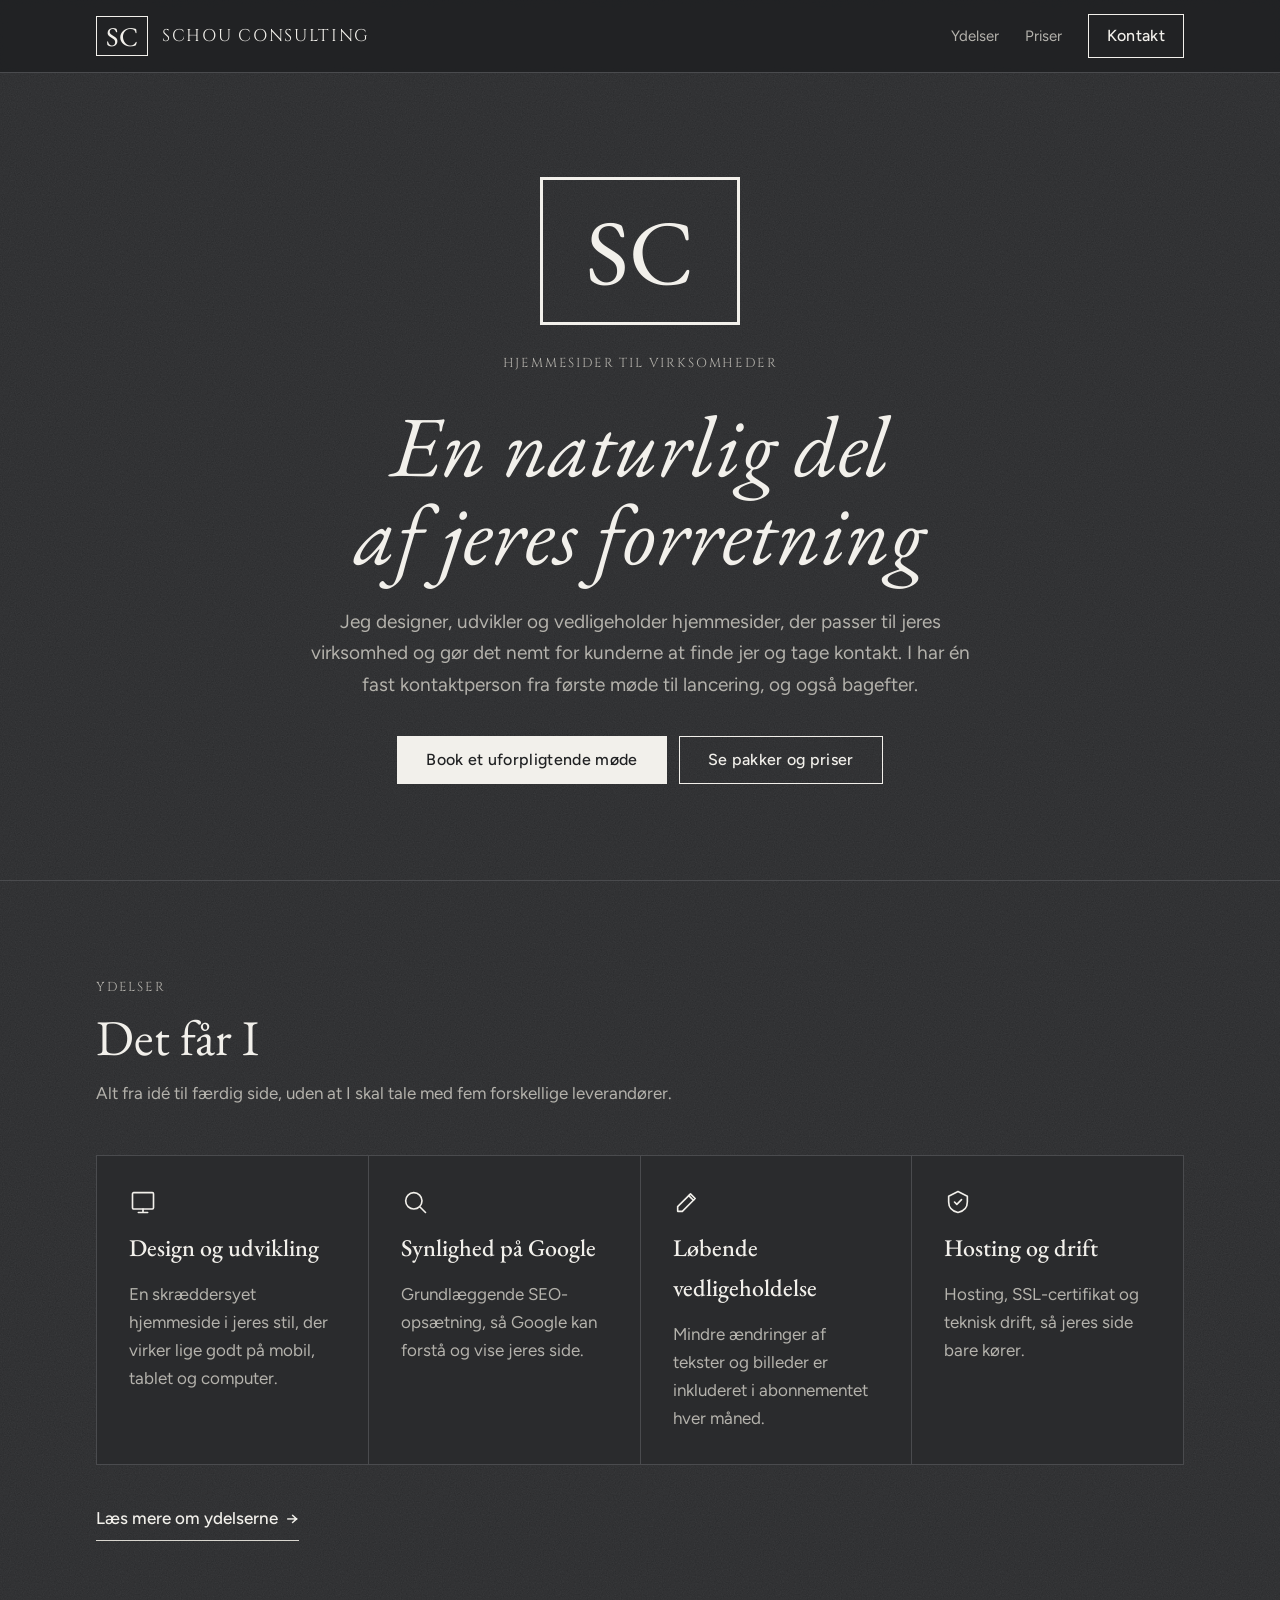
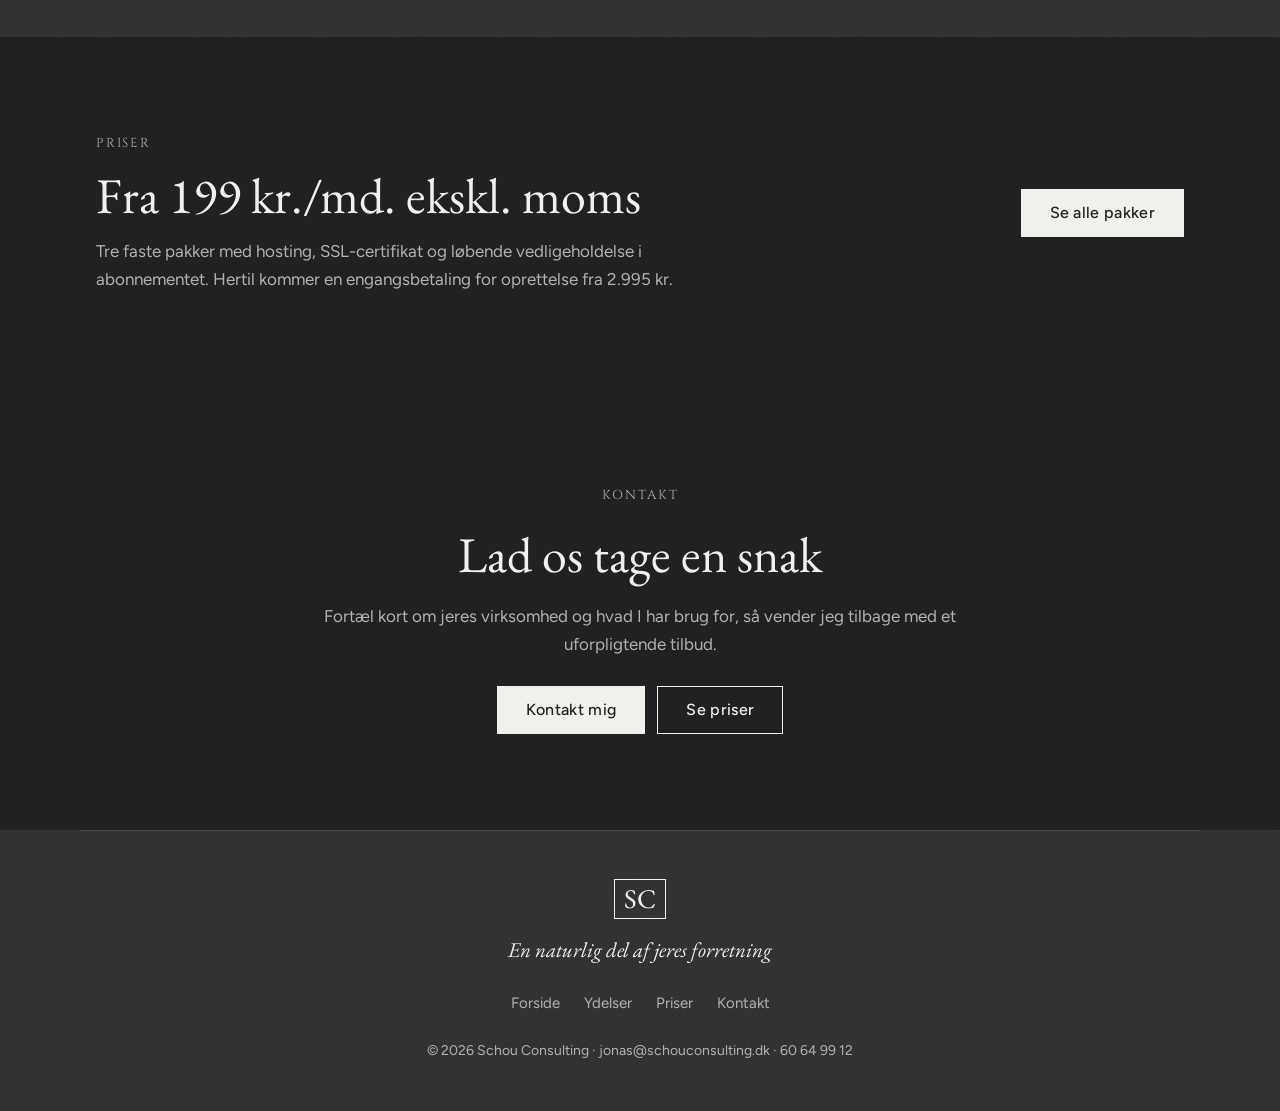
<file: index.html>
<!doctype html>
<html lang="da">
<head>
<meta charset="utf-8">
<meta name="viewport" content="width=device-width, initial-scale=1, viewport-fit=cover">
<title>Schou Consulting – Hjemmesider til virksomheder</title>
<meta name="description" content="Schou Consulting designer, udvikler og vedligeholder professionelle hjemmesider til virksomheder. Faste priser inkl. hosting, SSL og løbende vedligeholdelse.">
<link rel="canonical" href="https://www.schouconsulting.dk/">
<meta property="og:type" content="website">
<meta property="og:locale" content="da_DK">
<meta property="og:site_name" content="Schou Consulting">
<meta property="og:title" content="Schou Consulting – Hjemmesider til virksomheder">
<meta property="og:description" content="Schou Consulting designer, udvikler og vedligeholder professionelle hjemmesider til virksomheder. Faste priser inkl. hosting, SSL og løbende vedligeholdelse.">
<meta property="og:url" content="https://www.schouconsulting.dk/">
<meta name="theme-color" content="#202123">
<link rel="icon" href="data:image/svg+xml,%3Csvg xmlns='http://www.w3.org/2000/svg' viewBox='0 0 64 64'%3E%3Crect width='64' height='64' fill='%23202123'/%3E%3Crect x='6' y='12' width='52' height='40' fill='none' stroke='%23F2F0EB' stroke-width='3'/%3E%3Ctext x='32' y='42' font-family='Georgia,serif' font-size='26' fill='%23F2F0EB' text-anchor='middle'%3ESC%3C/text%3E%3C/svg%3E">
<link rel="preconnect" href="https://fonts.googleapis.com">
<link rel="stylesheet" href="https://fonts.googleapis.com/css2?family=Cinzel:wght@400;500&family=EB+Garamond:ital,wght@0,400;0,500;1,400&family=Figtree:wght@400;500;600&display=swap">
<link rel="stylesheet" href="/styles.css">
<script type="application/ld+json">
{"@context":"https://schema.org","@type":"ProfessionalService","name":"Schou Consulting","url":"https://www.schouconsulting.dk/","description":"Design, udvikling og vedligeholdelse af hjemmesider til virksomheder.","telephone":"+45 60 64 99 12","email":"jonas@schouconsulting.dk","founder":{"@type":"Person","name":"Jonas Schou van der Weiden"},"areaServed":"DK","slogan":"En naturlig del af jeres forretning"}
</script>
</head>
<body>
<header>
  <div class="wrap">
    <a class="logo" href="/" aria-label="Schou Consulting, forside">
      <span class="mark mark-sm" aria-hidden="true">SC</span>
      <span class="caps">Schou Consulting</span>
    </a>
    <nav aria-label="Hovedmenu">
      <a href="/ydelser">Ydelser</a>
      <a href="/priser">Priser</a>
      <a class="btn btn-line" href="/kontakt">Kontakt</a>
    </nav>
  </div>
</header>

<main>
  <section class="hero">
    <div class="wrap">
      <span class="mark mark-lg" aria-hidden="true">SC</span>
      <p class="caps">Hjemmesider til virksomheder</p>
      <h1>En naturlig del af jeres forretning</h1>
      <p class="lead">Jeg designer, udvikler og vedligeholder hjemmesider, der passer til jeres virksomhed og gør det nemt for kunderne at finde jer og tage kontakt. I har én fast kontaktperson fra første møde til lancering, og også bagefter.</p>
      <div class="actions">
        <a class="btn btn-solid" href="/kontakt">Book et uforpligtende møde</a>
        <a class="btn btn-line" href="/priser">Se pakker og priser</a>
      </div>
    </div>
  </section>

  <hr class="rule">

  <section>
    <div class="wrap">
      <p class="caps">Ydelser</p>
      <h2 style="margin-top:12px">Det får I</h2>
      <p class="lead" style="margin-top:14px">Alt fra idé til færdig side, uden at I skal tale med fem forskellige leverandører.</p>
      <div class="grid">
        <div class="cell"><svg viewBox="0 0 24 24" aria-hidden="true"><rect x="3" y="4" width="18" height="14" rx="1"/><path d="M8 21h8M12 18v3"/></svg><h3>Design og udvikling</h3><p class="lead">En skræddersyet hjemmeside i jeres stil, der virker lige godt på mobil, tablet og computer.</p></div>
        <div class="cell"><svg viewBox="0 0 24 24" aria-hidden="true"><circle cx="11" cy="11" r="7"/><path d="M21 21l-4.5-4.5"/></svg><h3>Synlighed på Google</h3><p class="lead">Grundlæggende SEO-opsætning, så Google kan forstå og vise jeres side.</p></div>
        <div class="cell"><svg viewBox="0 0 24 24" aria-hidden="true"><path d="M4 20h4L19 9l-4-4L4 16z"/><path d="M13.5 6.5l4 4"/></svg><h3>Løbende vedligeholdelse</h3><p class="lead">Mindre ændringer af tekster og billeder er inkluderet i abonnementet hver måned.</p></div>
        <div class="cell"><svg viewBox="0 0 24 24" aria-hidden="true"><path d="M12 3l8 4v5c0 5-3.5 8-8 9-4.5-1-8-4-8-9V7z"/><path d="M9 12l2 2 4-4"/></svg><h3>Hosting og drift</h3><p class="lead">Hosting, SSL-certifikat og teknisk drift, så jeres side bare kører.</p></div>
      </div>
      <a class="more" href="/ydelser">Læs mere om ydelserne <span aria-hidden="true">→</span></a>
    </div>
  </section>

  <section class="deep teaser">
    <div class="wrap">
      <div class="text">
        <p class="caps">Priser</p>
        <h2>Fra 199 kr./md. ekskl. moms</h2>
        <p class="lead">Tre faste pakker med hosting, SSL-certifikat og løbende vedligeholdelse i abonnementet. Hertil kommer en engangsbetaling for oprettelse fra 2.995 kr.</p>
      </div>
      <a class="btn btn-solid" href="/priser">Se alle pakker</a>
    </div>
  </section>

  <section class="deep cta">
    <div class="wrap">
      <p class="caps">Kontakt</p>
      <h2>Lad os tage en snak</h2>
      <p class="lead">Fortæl kort om jeres virksomhed og hvad I har brug for, så vender jeg tilbage med et uforpligtende tilbud.</p>
      <div class="actions">
        <a class="btn btn-solid" href="/kontakt">Kontakt mig</a>
        <a class="btn btn-line" href="/priser">Se priser</a>
      </div>
    </div>
  </section>
</main>
<footer>
  <div class="wrap">
    <span class="mark mark-sm" aria-hidden="true">SC</span>
    <p class="tag">En naturlig del af jeres forretning</p>
    <nav class="footer-nav" aria-label="Sidefod">
      <a href="/">Forside</a>
      <a href="/ydelser">Ydelser</a>
      <a href="/priser">Priser</a>
      <a href="/kontakt">Kontakt</a>
    </nav>
    <small>© 2026 Schou Consulting · jonas@schouconsulting.dk · 60 64 99 12</small>
  </div>
</footer>
<script src="/main.js"></script>
</body>
</html>
</file>
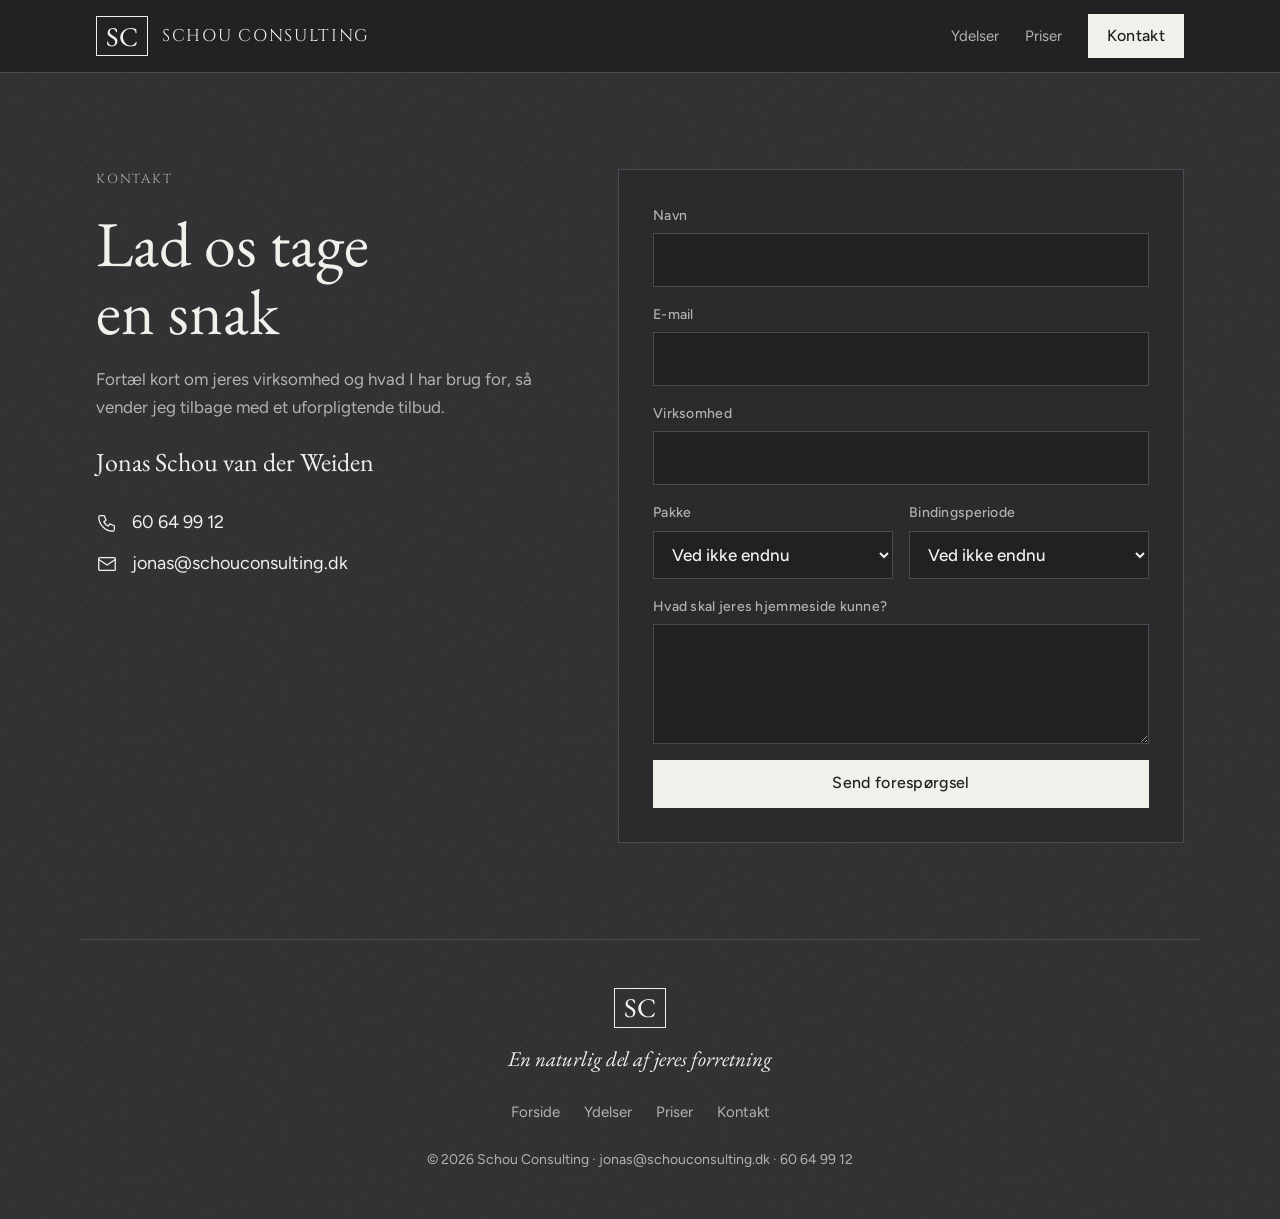
<file: kontakt.html>
<!doctype html>
<html lang="da">
<head>
<meta charset="utf-8">
<meta name="viewport" content="width=device-width, initial-scale=1, viewport-fit=cover">
<title>Kontakt – Schou Consulting</title>
<meta name="description" content="Kontakt Schou Consulting om en ny hjemmeside. Ring på 60 64 99 12, skriv til jonas@schouconsulting.dk, eller send en forespørgsel via formularen.">
<link rel="canonical" href="https://www.schouconsulting.dk/kontakt">
<meta property="og:type" content="website">
<meta property="og:locale" content="da_DK">
<meta property="og:site_name" content="Schou Consulting">
<meta property="og:title" content="Kontakt – Schou Consulting">
<meta property="og:description" content="Kontakt Schou Consulting om en ny hjemmeside. Ring på 60 64 99 12, skriv til jonas@schouconsulting.dk, eller send en forespørgsel via formularen.">
<meta property="og:url" content="https://www.schouconsulting.dk/kontakt">
<meta name="theme-color" content="#202123">
<link rel="icon" href="data:image/svg+xml,%3Csvg xmlns='http://www.w3.org/2000/svg' viewBox='0 0 64 64'%3E%3Crect width='64' height='64' fill='%23202123'/%3E%3Crect x='6' y='12' width='52' height='40' fill='none' stroke='%23F2F0EB' stroke-width='3'/%3E%3Ctext x='32' y='42' font-family='Georgia,serif' font-size='26' fill='%23F2F0EB' text-anchor='middle'%3ESC%3C/text%3E%3C/svg%3E">
<link rel="preconnect" href="https://fonts.googleapis.com">
<link rel="stylesheet" href="https://fonts.googleapis.com/css2?family=Cinzel:wght@400;500&family=EB+Garamond:ital,wght@0,400;0,500;1,400&family=Figtree:wght@400;500;600&display=swap">
<link rel="stylesheet" href="/styles.css">
<script type="application/ld+json">
{"@context":"https://schema.org","@type":"ProfessionalService","name":"Schou Consulting","url":"https://www.schouconsulting.dk/","description":"Design, udvikling og vedligeholdelse af hjemmesider til virksomheder.","telephone":"+45 60 64 99 12","email":"jonas@schouconsulting.dk","founder":{"@type":"Person","name":"Jonas Schou van der Weiden"},"areaServed":"DK","slogan":"En naturlig del af jeres forretning"}
</script>
</head>
<body>
<header>
  <div class="wrap">
    <a class="logo" href="/" aria-label="Schou Consulting, forside">
      <span class="mark mark-sm" aria-hidden="true">SC</span>
      <span class="caps">Schou Consulting</span>
    </a>
    <nav aria-label="Hovedmenu">
      <a href="/ydelser">Ydelser</a>
      <a href="/priser">Priser</a>
      <a class="btn btn-line" href="/kontakt" aria-current="page">Kontakt</a>
    </nav>
  </div>
</header>

<main>
  <section class="contact" id="kontakt">
    <div class="wrap">
      <div class="contact-info">
        <p class="caps">Kontakt</p>
        <h1 class="page-title">Lad os tage en snak</h1>
        <p class="lead">Fortæl kort om jeres virksomhed og hvad I har brug for, så vender jeg tilbage med et uforpligtende tilbud.</p>
        <p class="person">Jonas Schou van der Weiden</p>
        <div class="details">
          <span class="detail"><svg viewBox="0 0 24 24" aria-hidden="true"><path d="M5 4h4l2 5-2.5 1.5a11 11 0 0 0 5 5L15 13l5 2v4a2 2 0 0 1-2 2A16 16 0 0 1 3 6a2 2 0 0 1 2-2"/></svg><span><span class="sr" style="position:absolute;width:1px;height:1px;overflow:hidden;clip:rect(0 0 0 0)">Telefon: </span>60 64 99 12</span></span>
          <span class="detail"><svg viewBox="0 0 24 24" aria-hidden="true"><rect x="3" y="5" width="18" height="14" rx="1"/><path d="M3 7l9 6 9-6"/></svg><span><span style="position:absolute;width:1px;height:1px;overflow:hidden;clip:rect(0 0 0 0)">E-mail: </span>jonas@schouconsulting.dk</span></span>
        </div>
      </div>
      <form id="kontaktform" action="https://formspree.io/f/mnpjkdvd" method="POST">
        <input type="hidden" name="_subject" value="Ny henvendelse fra schouconsulting.dk">
        <input type="text" name="_gotcha" tabindex="-1" autocomplete="off" aria-hidden="true" style="position:absolute;left:-9999px;width:1px;height:1px">
        <label for="navn">Navn<input id="navn" name="navn" type="text" autocomplete="name" required></label>
        <label for="email">E-mail<input id="email" name="email" type="email" autocomplete="email" required></label>
        <label for="firma">Virksomhed<input id="firma" name="firma" type="text" autocomplete="organization"></label>
        <div class="form-row">
          <label for="pakke">Pakke<select id="pakke" name="pakke">
            <option value="">Ved ikke endnu</option>
            <option value="Start">Start</option>
            <option value="Standard">Standard</option>
            <option value="Plus">Plus</option>
          </select></label>
          <label for="bindingsperiode">Bindingsperiode<select id="bindingsperiode" name="bindingsperiode">
            <option value="">Ved ikke endnu</option>
            <option value="12 måneder">12 måneder</option>
            <option value="24 måneder">24 måneder</option>
            <option value="36 måneder">36 måneder</option>
          </select></label>
        </div>
        <label for="besked">Hvad skal jeres hjemmeside kunne?<textarea id="besked" name="besked"></textarea></label>
        <button class="btn btn-solid" type="submit" id="sendknap">Send forespørgsel</button>
        <p class="thanks" id="tak" role="status" hidden>Tak for din henvendelse! Jeg vender tilbage hurtigst muligt.</p>
        <p class="thanks" id="fejl" role="alert" hidden>Beskeden kunne ikke sendes. Prøv igen om lidt, eller skriv direkte til jonas@schouconsulting.dk.</p>
      </form>
    </div>
  </section>
</main>
<footer>
  <div class="wrap">
    <span class="mark mark-sm" aria-hidden="true">SC</span>
    <p class="tag">En naturlig del af jeres forretning</p>
    <nav class="footer-nav" aria-label="Sidefod">
      <a href="/">Forside</a>
      <a href="/ydelser">Ydelser</a>
      <a href="/priser">Priser</a>
      <a href="/kontakt">Kontakt</a>
    </nav>
    <small>© 2026 Schou Consulting · jonas@schouconsulting.dk · 60 64 99 12</small>
  </div>
</footer>
<script src="/main.js"></script>
</body>
</html>
</file>
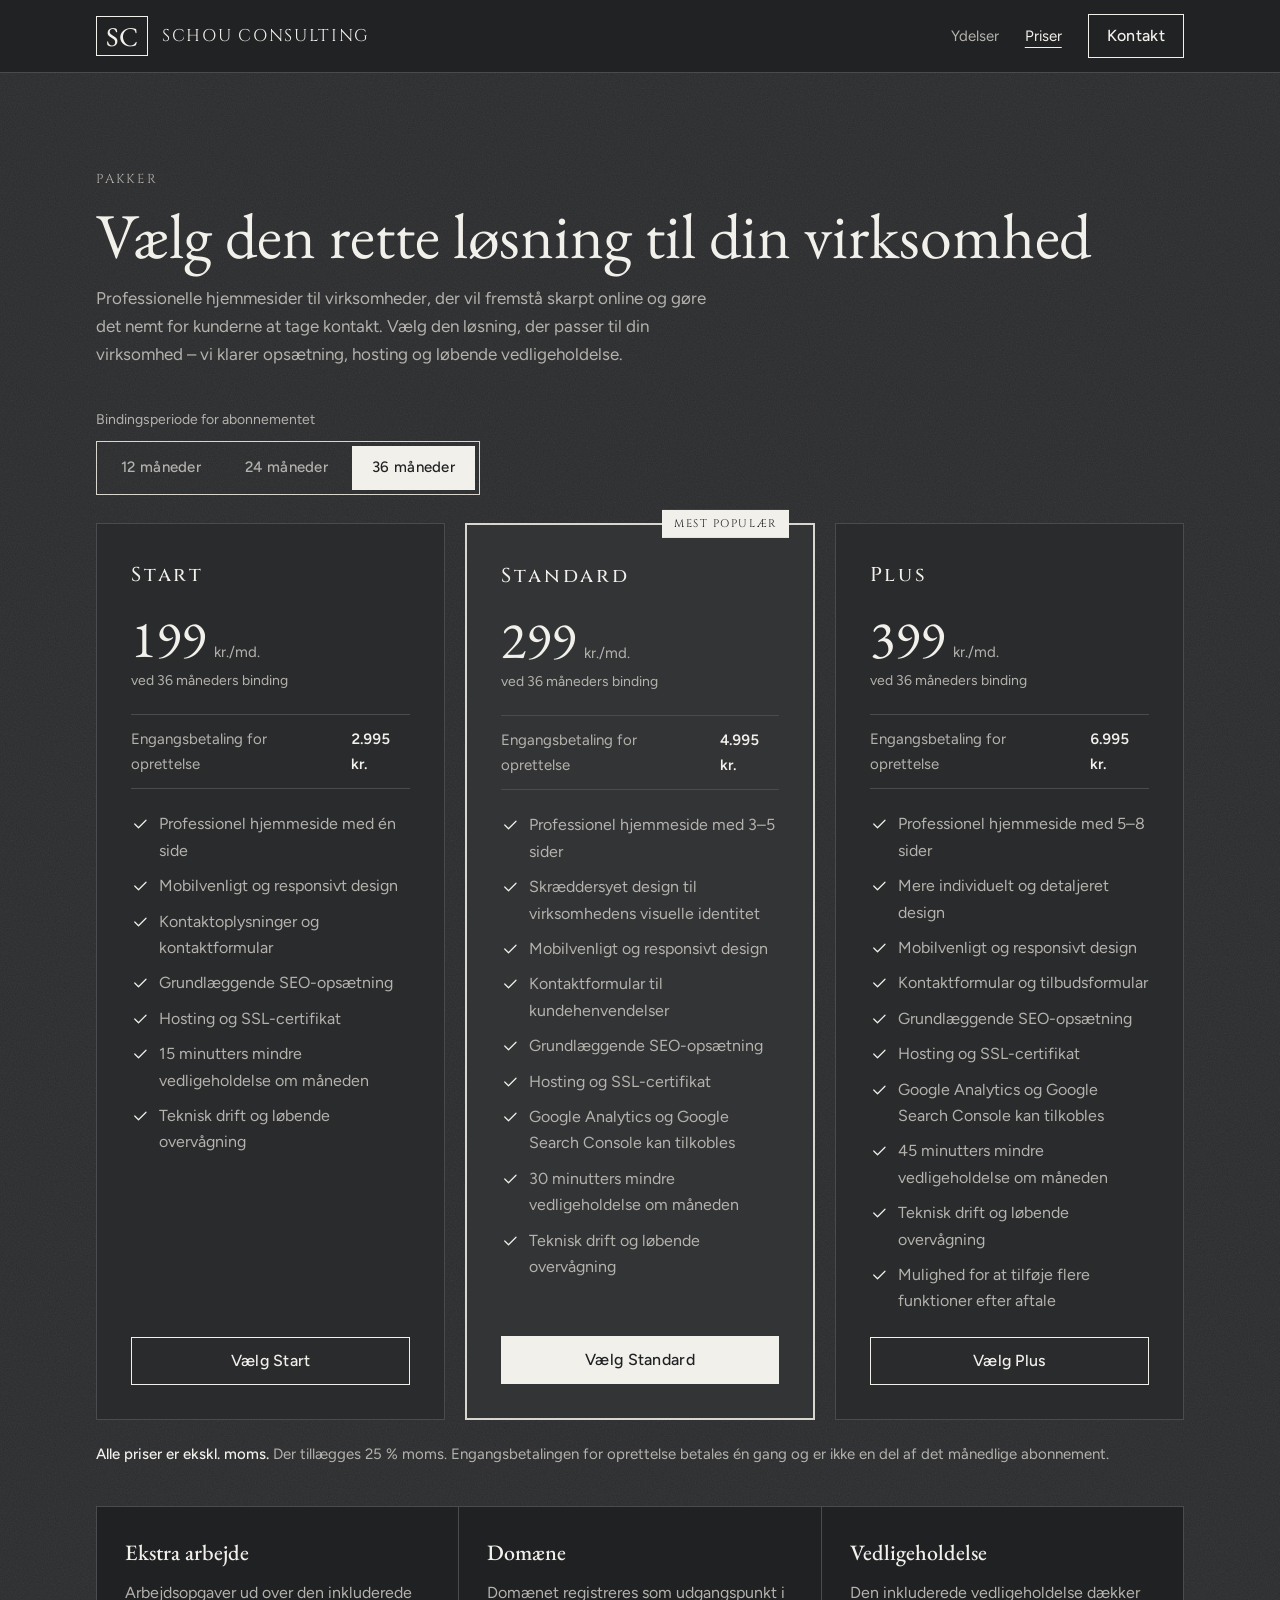
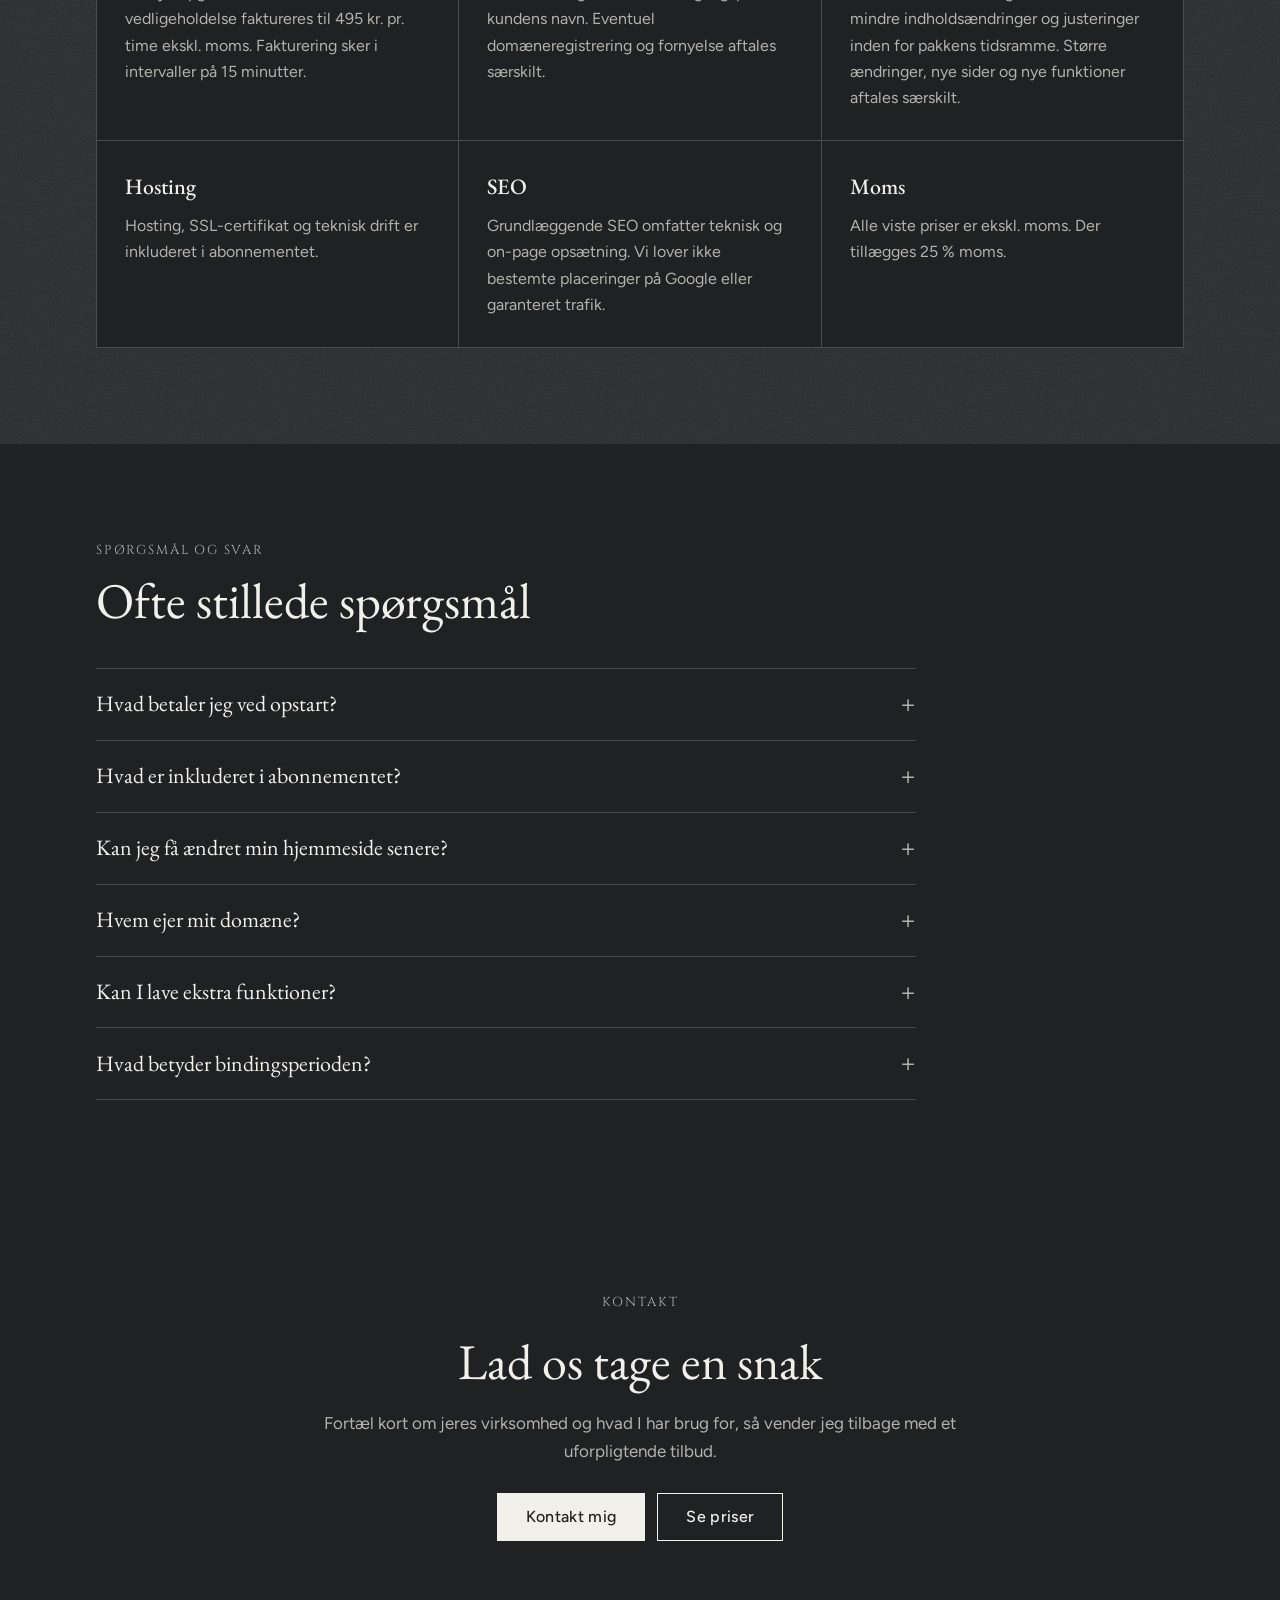
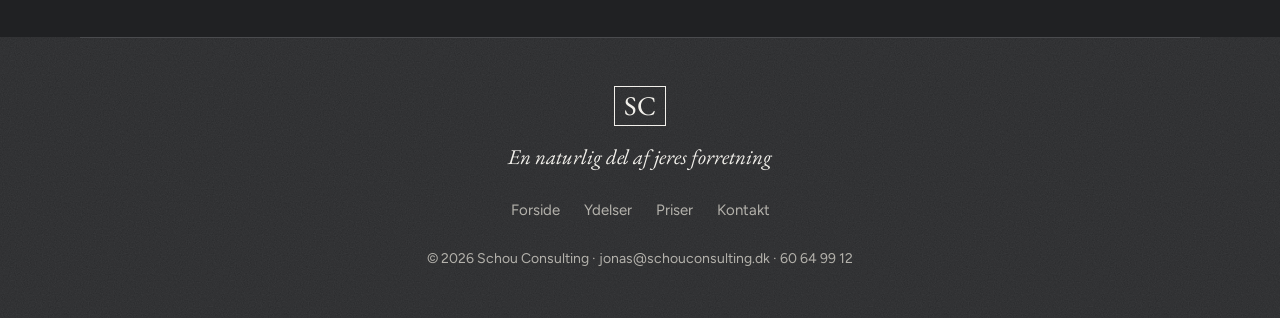
<file: priser.html>
<!doctype html>
<html lang="da">
<head>
<meta charset="utf-8">
<meta name="viewport" content="width=device-width, initial-scale=1, viewport-fit=cover">
<title>Priser – Schou Consulting</title>
<meta name="description" content="Se priser på hjemmesidepakkerne Start, Standard og Plus. Engangsbetaling for oprettelse og månedligt abonnement med hosting, SSL og vedligeholdelse. Alle priser ekskl. moms.">
<link rel="canonical" href="https://www.schouconsulting.dk/priser">
<meta property="og:type" content="website">
<meta property="og:locale" content="da_DK">
<meta property="og:site_name" content="Schou Consulting">
<meta property="og:title" content="Priser – Schou Consulting">
<meta property="og:description" content="Se priser på hjemmesidepakkerne Start, Standard og Plus. Engangsbetaling for oprettelse og månedligt abonnement med hosting, SSL og vedligeholdelse. Alle priser ekskl. moms.">
<meta property="og:url" content="https://www.schouconsulting.dk/priser">
<meta name="theme-color" content="#202123">
<link rel="icon" href="data:image/svg+xml,%3Csvg xmlns='http://www.w3.org/2000/svg' viewBox='0 0 64 64'%3E%3Crect width='64' height='64' fill='%23202123'/%3E%3Crect x='6' y='12' width='52' height='40' fill='none' stroke='%23F2F0EB' stroke-width='3'/%3E%3Ctext x='32' y='42' font-family='Georgia,serif' font-size='26' fill='%23F2F0EB' text-anchor='middle'%3ESC%3C/text%3E%3C/svg%3E">
<link rel="preconnect" href="https://fonts.googleapis.com">
<link rel="stylesheet" href="https://fonts.googleapis.com/css2?family=Cinzel:wght@400;500&family=EB+Garamond:ital,wght@0,400;0,500;1,400&family=Figtree:wght@400;500;600&display=swap">
<link rel="stylesheet" href="/styles.css">
</head>
<body>
<header>
  <div class="wrap">
    <a class="logo" href="/" aria-label="Schou Consulting, forside">
      <span class="mark mark-sm" aria-hidden="true">SC</span>
      <span class="caps">Schou Consulting</span>
    </a>
    <nav aria-label="Hovedmenu">
      <a href="/ydelser">Ydelser</a>
      <a href="/priser" aria-current="page">Priser</a>
      <a class="btn btn-line" href="/kontakt">Kontakt</a>
    </nav>
  </div>
</header>

<main>
  <section id="pakker">
    <div class="wrap">
      <p class="caps">Pakker</p>
      <h1 class="page-title" style="margin-top:12px">Vælg den rette løsning til din virksomhed</h1>
      <p class="lead" style="margin-top:14px">Professionelle hjemmesider til virksomheder, der vil fremstå skarpt online og gøre det nemt for kunderne at tage kontakt. Vælg den løsning, der passer til din virksomhed – vi klarer opsætning, hosting og løbende vedligeholdelse.</p>

      <fieldset class="term" style="border:0;padding:0;margin-inline:0">
        <legend class="term-label" style="padding:0;margin-bottom:10px">Bindingsperiode for abonnementet</legend>
        <div class="seg">
          <input type="radio" name="binding" id="bind-12" value="12"><label for="bind-12">12 måneder</label>
          <input type="radio" name="binding" id="bind-24" value="24"><label for="bind-24">24 måneder</label>
          <input type="radio" name="binding" id="bind-36" value="36" checked><label for="bind-36">36 måneder</label>
        </div>
      </fieldset>

      <div class="plans">
        <article class="plan" data-plan="Start">
          <h3 class="plan-name">Start</h3>
          <div class="cost">
            <div class="monthly"><span class="price" data-p12="249" data-p24="219" data-p36="199">199</span><span class="per">kr./md.</span></div>
            <p class="term-note">ved <span class="term-months">36</span> måneders binding</p>
          </div>
          <p class="setup"><span>Engangsbetaling for oprettelse</span><strong>2.995 kr.</strong></p>
          <ul>
            <li><svg viewBox="0 0 24 24" aria-hidden="true"><path d="M5 12l5 5L20 7"/></svg>Professionel hjemmeside med én side</li>
            <li><svg viewBox="0 0 24 24" aria-hidden="true"><path d="M5 12l5 5L20 7"/></svg>Mobilvenligt og responsivt design</li>
            <li><svg viewBox="0 0 24 24" aria-hidden="true"><path d="M5 12l5 5L20 7"/></svg>Kontaktoplysninger og kontaktformular</li>
            <li><svg viewBox="0 0 24 24" aria-hidden="true"><path d="M5 12l5 5L20 7"/></svg>Grundlæggende SEO-opsætning</li>
            <li><svg viewBox="0 0 24 24" aria-hidden="true"><path d="M5 12l5 5L20 7"/></svg>Hosting og SSL-certifikat</li>
            <li><svg viewBox="0 0 24 24" aria-hidden="true"><path d="M5 12l5 5L20 7"/></svg>15 minutters mindre vedligeholdelse om måneden</li>
            <li><svg viewBox="0 0 24 24" aria-hidden="true"><path d="M5 12l5 5L20 7"/></svg>Teknisk drift og løbende overvågning</li>
          </ul>
          <a class="btn btn-line choose" href="/kontakt?pakke=Start&amp;binding=36" data-plan="Start">Vælg Start</a>
        </article>

        <article class="plan featured" data-plan="Standard">
          <span class="badge">Mest populær</span>
          <h3 class="plan-name">Standard</h3>
          <div class="cost">
            <div class="monthly"><span class="price" data-p12="349" data-p24="319" data-p36="299">299</span><span class="per">kr./md.</span></div>
            <p class="term-note">ved <span class="term-months">36</span> måneders binding</p>
          </div>
          <p class="setup"><span>Engangsbetaling for oprettelse</span><strong>4.995 kr.</strong></p>
          <ul>
            <li><svg viewBox="0 0 24 24" aria-hidden="true"><path d="M5 12l5 5L20 7"/></svg>Professionel hjemmeside med 3–5 sider</li>
            <li><svg viewBox="0 0 24 24" aria-hidden="true"><path d="M5 12l5 5L20 7"/></svg>Skræddersyet design til virksomhedens visuelle identitet</li>
            <li><svg viewBox="0 0 24 24" aria-hidden="true"><path d="M5 12l5 5L20 7"/></svg>Mobilvenligt og responsivt design</li>
            <li><svg viewBox="0 0 24 24" aria-hidden="true"><path d="M5 12l5 5L20 7"/></svg>Kontaktformular til kundehenvendelser</li>
            <li><svg viewBox="0 0 24 24" aria-hidden="true"><path d="M5 12l5 5L20 7"/></svg>Grundlæggende SEO-opsætning</li>
            <li><svg viewBox="0 0 24 24" aria-hidden="true"><path d="M5 12l5 5L20 7"/></svg>Hosting og SSL-certifikat</li>
            <li><svg viewBox="0 0 24 24" aria-hidden="true"><path d="M5 12l5 5L20 7"/></svg>Google Analytics og Google Search Console kan tilkobles</li>
            <li><svg viewBox="0 0 24 24" aria-hidden="true"><path d="M5 12l5 5L20 7"/></svg>30 minutters mindre vedligeholdelse om måneden</li>
            <li><svg viewBox="0 0 24 24" aria-hidden="true"><path d="M5 12l5 5L20 7"/></svg>Teknisk drift og løbende overvågning</li>
          </ul>
          <a class="btn btn-solid choose" href="/kontakt?pakke=Standard&amp;binding=36" data-plan="Standard">Vælg Standard</a>
        </article>

        <article class="plan" data-plan="Plus">
          <h3 class="plan-name">Plus</h3>
          <div class="cost">
            <div class="monthly"><span class="price" data-p12="449" data-p24="419" data-p36="399">399</span><span class="per">kr./md.</span></div>
            <p class="term-note">ved <span class="term-months">36</span> måneders binding</p>
          </div>
          <p class="setup"><span>Engangsbetaling for oprettelse</span><strong>6.995 kr.</strong></p>
          <ul>
            <li><svg viewBox="0 0 24 24" aria-hidden="true"><path d="M5 12l5 5L20 7"/></svg>Professionel hjemmeside med 5–8 sider</li>
            <li><svg viewBox="0 0 24 24" aria-hidden="true"><path d="M5 12l5 5L20 7"/></svg>Mere individuelt og detaljeret design</li>
            <li><svg viewBox="0 0 24 24" aria-hidden="true"><path d="M5 12l5 5L20 7"/></svg>Mobilvenligt og responsivt design</li>
            <li><svg viewBox="0 0 24 24" aria-hidden="true"><path d="M5 12l5 5L20 7"/></svg>Kontaktformular og tilbudsformular</li>
            <li><svg viewBox="0 0 24 24" aria-hidden="true"><path d="M5 12l5 5L20 7"/></svg>Grundlæggende SEO-opsætning</li>
            <li><svg viewBox="0 0 24 24" aria-hidden="true"><path d="M5 12l5 5L20 7"/></svg>Hosting og SSL-certifikat</li>
            <li><svg viewBox="0 0 24 24" aria-hidden="true"><path d="M5 12l5 5L20 7"/></svg>Google Analytics og Google Search Console kan tilkobles</li>
            <li><svg viewBox="0 0 24 24" aria-hidden="true"><path d="M5 12l5 5L20 7"/></svg>45 minutters mindre vedligeholdelse om måneden</li>
            <li><svg viewBox="0 0 24 24" aria-hidden="true"><path d="M5 12l5 5L20 7"/></svg>Teknisk drift og løbende overvågning</li>
            <li><svg viewBox="0 0 24 24" aria-hidden="true"><path d="M5 12l5 5L20 7"/></svg>Mulighed for at tilføje flere funktioner efter aftale</li>
          </ul>
          <a class="btn btn-line choose" href="/kontakt?pakke=Plus&amp;binding=36" data-plan="Plus">Vælg Plus</a>
        </article>
      </div>
      <p class="vat" aria-live="polite"><strong>Alle priser er ekskl. moms.</strong> Der tillægges 25 % moms. Engangsbetalingen for oprettelse betales én gang og er ikke en del af det månedlige abonnement.</p>

      <div class="terms-grid">
        <div><h3>Ekstra arbejde</h3><p>Arbejdsopgaver ud over den inkluderede vedligeholdelse faktureres til 495 kr. pr. time ekskl. moms. Fakturering sker i intervaller på 15 minutter.</p></div>
        <div><h3>Domæne</h3><p>Domænet registreres som udgangspunkt i kundens navn. Eventuel domæneregistrering og fornyelse aftales særskilt.</p></div>
        <div><h3>Vedligeholdelse</h3><p>Den inkluderede vedligeholdelse dækker mindre indholdsændringer og justeringer inden for pakkens tidsramme. Større ændringer, nye sider og nye funktioner aftales særskilt.</p></div>
        <div><h3>Hosting</h3><p>Hosting, SSL-certifikat og teknisk drift er inkluderet i abonnementet.</p></div>
        <div><h3>SEO</h3><p>Grundlæggende SEO omfatter teknisk og on-page opsætning. Vi lover ikke bestemte placeringer på Google eller garanteret trafik.</p></div>
        <div><h3>Moms</h3><p>Alle viste priser er ekskl. moms. Der tillægges 25 % moms.</p></div>
      </div>
    </div>
  </section>

  <section class="deep" id="faq">
    <div class="wrap">
      <p class="caps">Spørgsmål og svar</p>
      <h2 style="margin-top:12px">Ofte stillede spørgsmål</h2>
      <div class="faq">
        <details><summary>Hvad betaler jeg ved opstart?</summary><p>Du betaler engangsbeløbet for oprettelse samt det løbende abonnement efter den valgte betalingsaftale.</p></details>
        <details><summary>Hvad er inkluderet i abonnementet?</summary><p>Hosting, SSL-certifikat, teknisk drift og den månedlige vedligeholdelse, der følger med den valgte pakke.</p></details>
        <details><summary>Kan jeg få ændret min hjemmeside senere?</summary><p>Ja. Mindre ændringer kan være dækket af den inkluderede vedligeholdelse. Større opgaver aftales og faktureres særskilt.</p></details>
        <details><summary>Hvem ejer mit domæne?</summary><p>Domænet registreres som udgangspunkt i dit navn, så du bevarer kontrollen over det.</p></details>
        <details><summary>Kan I lave ekstra funktioner?</summary><p>Ja. Nye funktioner, ekstra sider og integrationer kan aftales særskilt.</p></details>
        <details><summary>Hvad betyder bindingsperioden?</summary><p>Bindingsperioden er den aftalte periode for abonnementet. De konkrete vilkår for opsigelse og eventuel overdragelse fremgår af kundeaftalen.</p></details>
      </div>
    </div>
  </section>

  <section class="deep cta">
    <div class="wrap">
      <p class="caps">Kontakt</p>
      <h2>Lad os tage en snak</h2>
      <p class="lead">Fortæl kort om jeres virksomhed og hvad I har brug for, så vender jeg tilbage med et uforpligtende tilbud.</p>
      <div class="actions">
        <a class="btn btn-solid" href="/kontakt">Kontakt mig</a>
        <a class="btn btn-line" href="/priser">Se priser</a>
      </div>
    </div>
  </section>
</main>
<footer>
  <div class="wrap">
    <span class="mark mark-sm" aria-hidden="true">SC</span>
    <p class="tag">En naturlig del af jeres forretning</p>
    <nav class="footer-nav" aria-label="Sidefod">
      <a href="/">Forside</a>
      <a href="/ydelser">Ydelser</a>
      <a href="/priser">Priser</a>
      <a href="/kontakt">Kontakt</a>
    </nav>
    <small>© 2026 Schou Consulting · jonas@schouconsulting.dk · 60 64 99 12</small>
  </div>
</footer>
<script src="/main.js"></script>
</body>
</html>
</file>
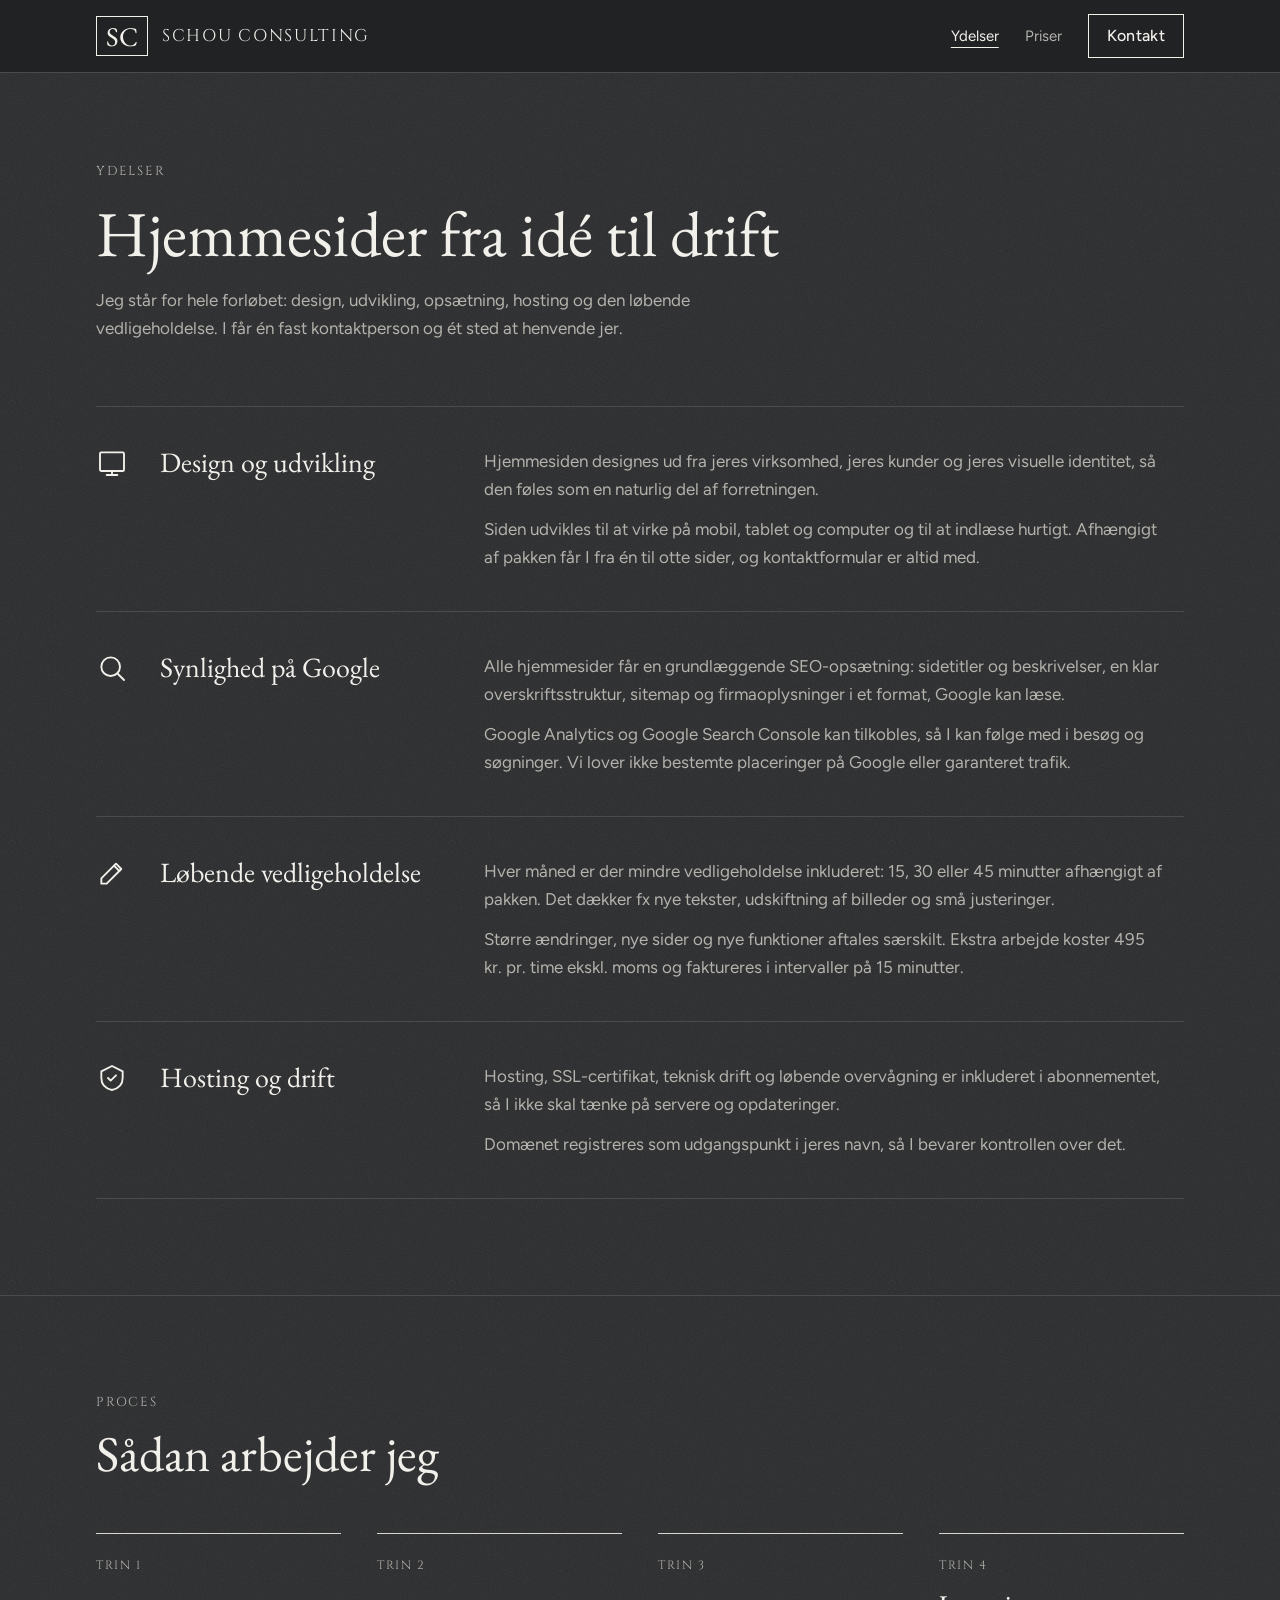
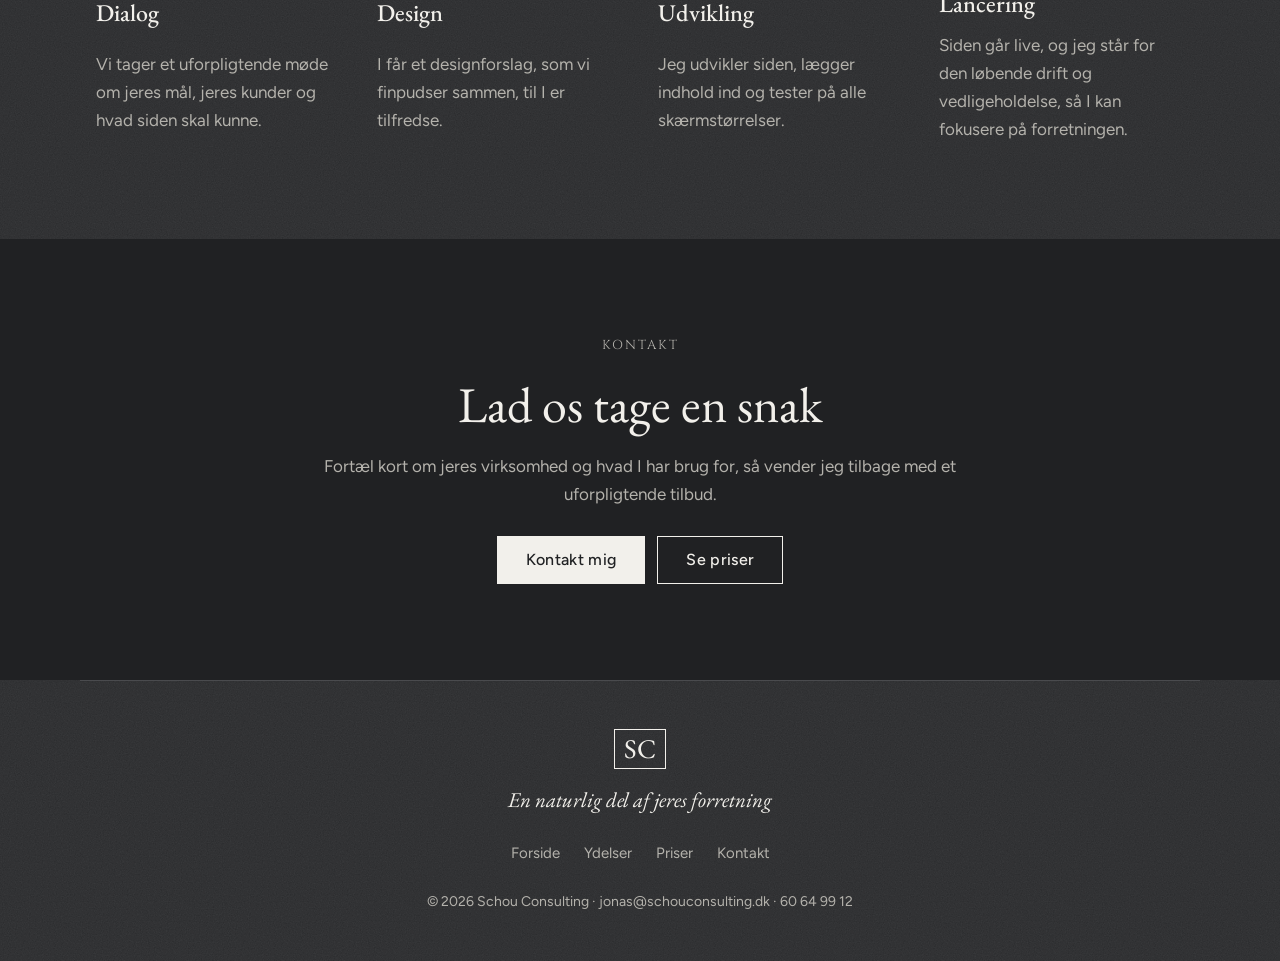
<file: ydelser.html>
<!doctype html>
<html lang="da">
<head>
<meta charset="utf-8">
<meta name="viewport" content="width=device-width, initial-scale=1, viewport-fit=cover">
<title>Ydelser – Schou Consulting</title>
<meta name="description" content="Design og udvikling af hjemmesider, grundlæggende SEO, løbende vedligeholdelse samt hosting og drift. Se hvad Schou Consulting tilbyder, og hvordan et forløb foregår.">
<link rel="canonical" href="https://www.schouconsulting.dk/ydelser">
<meta property="og:type" content="website">
<meta property="og:locale" content="da_DK">
<meta property="og:site_name" content="Schou Consulting">
<meta property="og:title" content="Ydelser – Schou Consulting">
<meta property="og:description" content="Design og udvikling af hjemmesider, grundlæggende SEO, løbende vedligeholdelse samt hosting og drift. Se hvad Schou Consulting tilbyder, og hvordan et forløb foregår.">
<meta property="og:url" content="https://www.schouconsulting.dk/ydelser">
<meta name="theme-color" content="#202123">
<link rel="icon" href="data:image/svg+xml,%3Csvg xmlns='http://www.w3.org/2000/svg' viewBox='0 0 64 64'%3E%3Crect width='64' height='64' fill='%23202123'/%3E%3Crect x='6' y='12' width='52' height='40' fill='none' stroke='%23F2F0EB' stroke-width='3'/%3E%3Ctext x='32' y='42' font-family='Georgia,serif' font-size='26' fill='%23F2F0EB' text-anchor='middle'%3ESC%3C/text%3E%3C/svg%3E">
<link rel="preconnect" href="https://fonts.googleapis.com">
<link rel="stylesheet" href="https://fonts.googleapis.com/css2?family=Cinzel:wght@400;500&family=EB+Garamond:ital,wght@0,400;0,500;1,400&family=Figtree:wght@400;500;600&display=swap">
<link rel="stylesheet" href="/styles.css">
</head>
<body>
<header>
  <div class="wrap">
    <a class="logo" href="/" aria-label="Schou Consulting, forside">
      <span class="mark mark-sm" aria-hidden="true">SC</span>
      <span class="caps">Schou Consulting</span>
    </a>
    <nav aria-label="Hovedmenu">
      <a href="/ydelser" aria-current="page">Ydelser</a>
      <a href="/priser">Priser</a>
      <a class="btn btn-line" href="/kontakt">Kontakt</a>
    </nav>
  </div>
</header>

<main>
  <section class="page-hero">
    <div class="wrap">
      <p class="caps">Ydelser</p>
      <h1 class="page-title">Hjemmesider fra idé til drift</h1>
      <p class="lead">Jeg står for hele forløbet: design, udvikling, opsætning, hosting og den løbende vedligeholdelse. I får én fast kontaktperson og ét sted at henvende jer.</p>
    </div>
  </section>

  <section>
    <div class="wrap" style="padding-block:32px 96px">
      <div class="services">
        <div class="service"><svg viewBox="0 0 24 24" aria-hidden="true"><rect x="3" y="4" width="18" height="14" rx="1"/><path d="M8 21h8M12 18v3"/></svg><h2 style="font-size:28px">Design og udvikling</h2><div class="body"><p>Hjemmesiden designes ud fra jeres virksomhed, jeres kunder og jeres visuelle identitet, så den føles som en naturlig del af forretningen.</p><p>Siden udvikles til at virke på mobil, tablet og computer og til at indlæse hurtigt. Afhængigt af pakken får I fra én til otte sider, og kontaktformular er altid med.</p></div></div>
        <div class="service"><svg viewBox="0 0 24 24" aria-hidden="true"><circle cx="11" cy="11" r="7"/><path d="M21 21l-4.5-4.5"/></svg><h2 style="font-size:28px">Synlighed på Google</h2><div class="body"><p>Alle hjemmesider får en grundlæggende SEO-opsætning: sidetitler og beskrivelser, en klar overskriftsstruktur, sitemap og firmaoplysninger i et format, Google kan læse.</p><p>Google Analytics og Google Search Console kan tilkobles, så I kan følge med i besøg og søgninger. Vi lover ikke bestemte placeringer på Google eller garanteret trafik.</p></div></div>
        <div class="service"><svg viewBox="0 0 24 24" aria-hidden="true"><path d="M4 20h4L19 9l-4-4L4 16z"/><path d="M13.5 6.5l4 4"/></svg><h2 style="font-size:28px">Løbende vedligeholdelse</h2><div class="body"><p>Hver måned er der mindre vedligeholdelse inkluderet: 15, 30 eller 45 minutter afhængigt af pakken. Det dækker fx nye tekster, udskiftning af billeder og små justeringer.</p><p>Større ændringer, nye sider og nye funktioner aftales særskilt. Ekstra arbejde koster 495 kr. pr. time ekskl. moms og faktureres i intervaller på 15 minutter.</p></div></div>
        <div class="service"><svg viewBox="0 0 24 24" aria-hidden="true"><path d="M12 3l8 4v5c0 5-3.5 8-8 9-4.5-1-8-4-8-9V7z"/><path d="M9 12l2 2 4-4"/></svg><h2 style="font-size:28px">Hosting og drift</h2><div class="body"><p>Hosting, SSL-certifikat, teknisk drift og løbende overvågning er inkluderet i abonnementet, så I ikke skal tænke på servere og opdateringer.</p><p>Domænet registreres som udgangspunkt i jeres navn, så I bevarer kontrollen over det.</p></div></div>
      </div>
    </div>
  </section>

  <hr class="rule">

  <section>
    <div class="wrap">
      <p class="caps">Proces</p>
      <h2 style="margin-top:12px">Sådan arbejder jeg</h2>
      <ol class="steps">
        <li><h3>Dialog</h3><p>Vi tager et uforpligtende møde om jeres mål, jeres kunder og hvad siden skal kunne.</p></li>
        <li><h3>Design</h3><p>I får et designforslag, som vi finpudser sammen, til I er tilfredse.</p></li>
        <li><h3>Udvikling</h3><p>Jeg udvikler siden, lægger indhold ind og tester på alle skærmstørrelser.</p></li>
        <li><h3>Lancering</h3><p>Siden går live, og jeg står for den løbende drift og vedligeholdelse, så I kan fokusere på forretningen.</p></li>
      </ol>
    </div>
  </section>

  <section class="deep cta">
    <div class="wrap">
      <p class="caps">Kontakt</p>
      <h2>Lad os tage en snak</h2>
      <p class="lead">Fortæl kort om jeres virksomhed og hvad I har brug for, så vender jeg tilbage med et uforpligtende tilbud.</p>
      <div class="actions">
        <a class="btn btn-solid" href="/kontakt">Kontakt mig</a>
        <a class="btn btn-line" href="/priser">Se priser</a>
      </div>
    </div>
  </section>
</main>
<footer>
  <div class="wrap">
    <span class="mark mark-sm" aria-hidden="true">SC</span>
    <p class="tag">En naturlig del af jeres forretning</p>
    <nav class="footer-nav" aria-label="Sidefod">
      <a href="/">Forside</a>
      <a href="/ydelser">Ydelser</a>
      <a href="/priser">Priser</a>
      <a href="/kontakt">Kontakt</a>
    </nav>
    <small>© 2026 Schou Consulting · jonas@schouconsulting.dk · 60 64 99 12</small>
  </div>
</footer>
<script src="/main.js"></script>
</body>
</html>
</file>
<file: styles.css>
/* Layout: koksgråt papir som på visitkortet; centreret, roligt, hvid serif. Ét bevidst mørkt udtryk. */
:root{
  --paper:#2A2B2D; --paper-deep:#202123; --paper-raised:#333436;
  --white:#F2F0EB; --muted:#B4B2AC; --line:#4A4B4E; --line-strong:#D9D6CF;
  --display:"EB Garamond", Garamond, "Times New Roman", serif;
  --caps:"Cinzel", "Trajan Pro", Georgia, serif;
  --body:"Figtree", "Helvetica Neue", system-ui, sans-serif;
  color-scheme:dark;
}
*{box-sizing:border-box}
html{scroll-behavior:smooth}
body{margin:0}
img{max-width:100%}
[hidden]{display:none!important}
body{
  background-color:var(--paper);
  background-image:url("data:image/svg+xml;utf8,<svg xmlns='http://www.w3.org/2000/svg' width='220' height='220'><filter id='n'><feTurbulence type='fractalNoise' baseFrequency='0.85' numOctaves='3' stitchTiles='stitch'/><feColorMatrix values='0 0 0 0 1  0 0 0 0 1  0 0 0 0 1  0 0 0 0.07 0'/></filter><rect width='100%' height='100%' filter='url(%23n)'/></svg>");
  color:var(--white);font-family:var(--body);font-size:17px;line-height:1.65;
}
a{color:inherit}
:focus-visible{outline:2px solid var(--white);outline-offset:4px}
.wrap{max-width:1120px;margin:0 auto;padding-left:max(16px, env(safe-area-inset-left,0px));padding-right:max(16px, env(safe-area-inset-right,0px))}
h1,h2,h3{font-family:var(--display);font-weight:400;margin:0;text-wrap:balance}
h2{font-size:clamp(32px,4.4vw,50px);line-height:1.1}
h3{font-size:24px;font-weight:500}
p{margin:0}
.lead{color:var(--muted);max-width:58ch}
.caps{font-family:var(--caps);letter-spacing:.14em;text-transform:uppercase;font-size:13px;color:var(--muted)}
section > .wrap{padding-block:96px}
.rule{height:1px;background:var(--line);border:0;margin:0}

/* Logo-mærke */
.mark{display:inline-grid;place-items:center;border:2px solid var(--white);font-family:var(--display);color:var(--white);line-height:1}
.mark-sm{width:52px;height:40px;font-size:27px;border-width:1.5px}
.mark-lg{width:min(200px,50vw);aspect-ratio:200/148;font-size:clamp(56px,13vw,92px);border-width:3px}

.btn{display:inline-flex;align-items:center;justify-content:center;min-height:48px;padding:0 28px;font:inherit;font-weight:500;font-size:16px;letter-spacing:.02em;text-decoration:none;cursor:pointer;border:1.5px solid var(--white);transition:background .2s,color .2s}
.btn-solid{background:var(--white);color:var(--paper-deep)}
.btn-solid:hover{background:transparent;color:var(--white)}
.btn-line{background:transparent;color:var(--white)}
.btn-line:hover{background:var(--white);color:var(--paper-deep)}

/* Header */
header{position:sticky;top:env(safe-area-inset-top,0px);z-index:5;background:color-mix(in srgb, var(--paper-deep) 92%, transparent);backdrop-filter:blur(8px);border-bottom:1px solid var(--line)}
body::before{content:"";position:fixed;inset:0 0 auto;height:env(safe-area-inset-top,0px);z-index:10;background:var(--paper-deep)}
header .wrap{display:flex;flex-wrap:wrap;align-items:center;justify-content:space-between;gap:12px 24px;padding-block:14px}
.logo{display:flex;align-items:center;gap:14px;text-decoration:none}
.logo .caps{color:var(--white);font-size:17px;letter-spacing:.1em}
nav{display:flex;flex-wrap:wrap;align-items:center;gap:6px 26px;font-size:15px}
nav a{text-decoration:none;color:var(--muted)}
nav a:not(.btn):hover{color:var(--white)}
nav .btn{min-height:44px;padding:0 18px;color:var(--white)}

/* Hero */
.hero .wrap{padding-block:104px 96px;display:grid;justify-items:center;text-align:center;gap:28px}
.hero h1{font-size:clamp(42px,7vw,86px);line-height:1.02;font-style:italic;max-width:16ch}
.hero .lead{font-size:19px}
.actions{display:flex;flex-wrap:wrap;justify-content:center;gap:12px;margin-top:8px}

/* Ydelser */
.grid{display:grid;gap:1px;background:var(--line);border:1px solid var(--line);margin-top:48px;grid-template-columns:repeat(auto-fit,minmax(250px,1fr))}
.cell{background:var(--paper);padding:32px;display:grid;gap:12px;align-content:start}
.cell svg{width:28px;height:28px;stroke:var(--white);fill:none;stroke-width:1.4;stroke-linecap:round;stroke-linejoin:round}

/* Pakker */
.deep{background:var(--paper-deep)}
.term{margin-top:40px;display:grid;justify-items:start;gap:10px}
.term-label{font-size:14px;color:var(--muted)}
.seg{display:inline-flex;flex-wrap:wrap;border:1px solid var(--line-strong);padding:4px;gap:4px}
.seg input{position:absolute;opacity:0;pointer-events:none}
.seg label{display:flex;align-items:center;justify-content:center;min-height:44px;padding:0 20px;font-size:15px;font-weight:500;color:var(--muted);cursor:pointer;letter-spacing:.02em;transition:background .2s,color .2s}
.seg label:hover{color:var(--white)}
.seg input:checked + label{background:var(--white);color:var(--paper-deep)}
.seg input:focus-visible + label{outline:2px solid var(--white);outline-offset:3px}
.plans{display:grid;gap:20px;margin-top:28px;grid-template-columns:repeat(3,minmax(0,1fr));align-items:stretch}
@media (max-width:980px){.plans{grid-template-columns:repeat(auto-fit,minmax(min(100%,300px),1fr))}}
.plan{border:1px solid var(--line);padding:34px;display:flex;flex-direction:column;gap:22px;background:var(--paper);min-width:0;position:relative}
.plan.featured{border:2px solid var(--line-strong);background:var(--paper-raised)}
.badge{position:absolute;top:-1px;right:24px;transform:translateY(-50%);background:var(--white);color:var(--paper-deep);font-family:var(--caps);font-size:11px;letter-spacing:.14em;text-transform:uppercase;padding:5px 12px}
.plan-name{font-family:var(--caps);font-size:20px;letter-spacing:.14em}
.cost{display:grid;gap:4px}
.monthly{display:flex;align-items:baseline;gap:8px;flex-wrap:wrap}
.price{font-family:var(--display);font-size:52px;font-variant-numeric:tabular-nums;line-height:1}
.per{color:var(--muted);font-size:15px}
.term-note{color:var(--muted);font-size:14px}
.setup{display:flex;justify-content:space-between;gap:12px;border-top:1px solid var(--line);border-bottom:1px solid var(--line);padding-block:12px;font-size:15px}
.setup span:first-child{color:var(--muted)}
.setup strong{font-weight:600;font-variant-numeric:tabular-nums}
.plan ul{margin:0;padding:0;list-style:none;display:grid;gap:9px;color:var(--muted);font-size:16px}
.plan li{display:grid;grid-template-columns:18px 1fr;gap:10px;align-items:start}
.plan li svg{width:18px;height:18px;margin-top:4px;stroke:var(--white);fill:none;stroke-width:1.6;stroke-linecap:round;stroke-linejoin:round}
.plan .btn{margin-top:auto;width:100%}
.vat{margin-top:22px;color:var(--muted);font-size:15px}
.vat strong{color:var(--white);font-weight:500}

/* Fælles vilkår */
.terms-grid{display:grid;gap:1px;background:var(--line);border:1px solid var(--line);margin-top:40px;grid-template-columns:repeat(auto-fit,minmax(min(100%,300px),1fr))}
.terms-grid div{background:var(--paper-deep);padding:28px;display:grid;gap:8px;align-content:start}
.terms-grid h3{font-size:22px}
.terms-grid p{color:var(--muted);font-size:16px}

/* FAQ */
.faq{margin-top:40px;border-top:1px solid var(--line);max-width:820px}
.faq details{border-bottom:1px solid var(--line)}
.faq summary{list-style:none;cursor:pointer;display:flex;justify-content:space-between;align-items:center;gap:16px;min-height:64px;padding-block:14px;font-family:var(--display);font-size:22px}
.faq summary::-webkit-details-marker{display:none}
.faq summary::after{content:"+";font-family:var(--body);font-size:26px;font-weight:300;color:var(--muted);transition:transform .2s}
.faq details[open] summary::after{transform:rotate(45deg)}
.faq details p{color:var(--muted);padding-bottom:20px;max-width:62ch}
select{font:inherit;font-size:17px;padding:12px 14px;border:1px solid var(--line);background:var(--paper-deep);color:var(--white);min-height:48px;width:100%;border-radius:0}
select:focus{outline:none;border-color:var(--white)}
.form-row{display:grid;gap:16px;grid-template-columns:repeat(auto-fit,minmax(min(100%,180px),1fr))}

/* Proces */
.steps{list-style:none;padding:0;margin:52px 0 0;display:grid;gap:36px;grid-template-columns:repeat(auto-fit,minmax(220px,1fr));counter-reset:s}
.steps li{border-top:1px solid var(--line-strong);padding-top:22px;display:grid;gap:8px;counter-increment:s}
.steps li::before{content:"Trin " counter(s);font-family:var(--caps);font-size:12px;letter-spacing:.14em;text-transform:uppercase;color:var(--muted)}
.steps p{color:var(--muted)}


/* Kontakt */
.contact .wrap{display:flex;flex-wrap:wrap;gap:56px}
.contact-info{flex:1 1 320px;min-width:0;display:grid;gap:20px;align-content:start}
.person{font-family:var(--display);font-size:26px}
.details{display:grid;gap:12px;margin-top:4px}
.detail{display:flex;align-items:center;gap:14px;font-size:18px;overflow-wrap:anywhere}
.detail svg{flex:none;width:22px;height:22px;stroke:var(--white);fill:none;stroke-width:1.4;stroke-linecap:round;stroke-linejoin:round}
form{flex:1 1 420px;min-width:0;border:1px solid var(--line);background:var(--paper);padding:34px;display:grid;gap:16px}
label{display:grid;gap:6px;font-size:14px;font-weight:500;color:var(--muted);letter-spacing:.02em}
input,textarea{font:inherit;font-size:17px;padding:12px 14px;border:1px solid var(--line);background:var(--paper-deep);color:var(--white);min-height:48px;width:100%;border-radius:0}
textarea{resize:vertical;min-height:120px}
input:focus,textarea:focus{outline:none;border-color:var(--white)}
.thanks{border:1px solid var(--line-strong);padding:12px 14px}

footer .wrap{padding-block:48px;display:grid;justify-items:center;gap:14px;text-align:center;border-top:1px solid var(--line)}
footer .tag{font-family:var(--display);font-style:italic;font-size:21px}
footer small{color:var(--muted);font-size:14px}
@media (prefers-reduced-motion: reduce){*{transition:none!important}}

/* Flersidet struktur */
.page-title{font-size:clamp(38px,5.5vw,64px);line-height:1.05}
.page-hero .wrap{padding-block:88px 32px;display:grid;gap:18px}
nav a[aria-current="page"]:not(.btn){color:var(--white);text-decoration:underline;text-underline-offset:6px;text-decoration-thickness:1px}
nav .btn[aria-current="page"]{background:var(--white);color:var(--paper-deep)}
.more{display:inline-flex;align-items:center;gap:8px;margin-top:32px;font-weight:500;text-decoration:none;border-bottom:1px solid var(--line-strong);min-height:44px}
.more:hover{border-color:var(--white)}
.teaser .wrap{display:flex;flex-wrap:wrap;align-items:center;justify-content:space-between;gap:28px}
.teaser .text{flex:1 1 420px;min-width:0;display:grid;gap:14px}
.services{display:grid;border-top:1px solid var(--line)}
.service{display:grid;grid-template-columns:40px minmax(0,1fr);gap:16px 24px;padding-block:40px;border-bottom:1px solid var(--line)}
.service svg{width:32px;height:32px;stroke:var(--white);fill:none;stroke-width:1.4;stroke-linecap:round;stroke-linejoin:round}
.service .body{grid-column:2;display:grid;gap:12px;color:var(--muted);max-width:62ch}
@media (min-width:860px){.service{grid-template-columns:40px minmax(0,300px) minmax(0,1fr)}.service .body{grid-column:3}}
.cta .wrap{display:grid;justify-items:center;text-align:center;gap:20px}
.footer-nav{display:flex;flex-wrap:wrap;justify-content:center;gap:0 24px}
.footer-nav a{color:var(--muted);text-decoration:none;min-height:44px;display:inline-flex;align-items:center}
.footer-nav a:hover{color:var(--white)}
</file>
